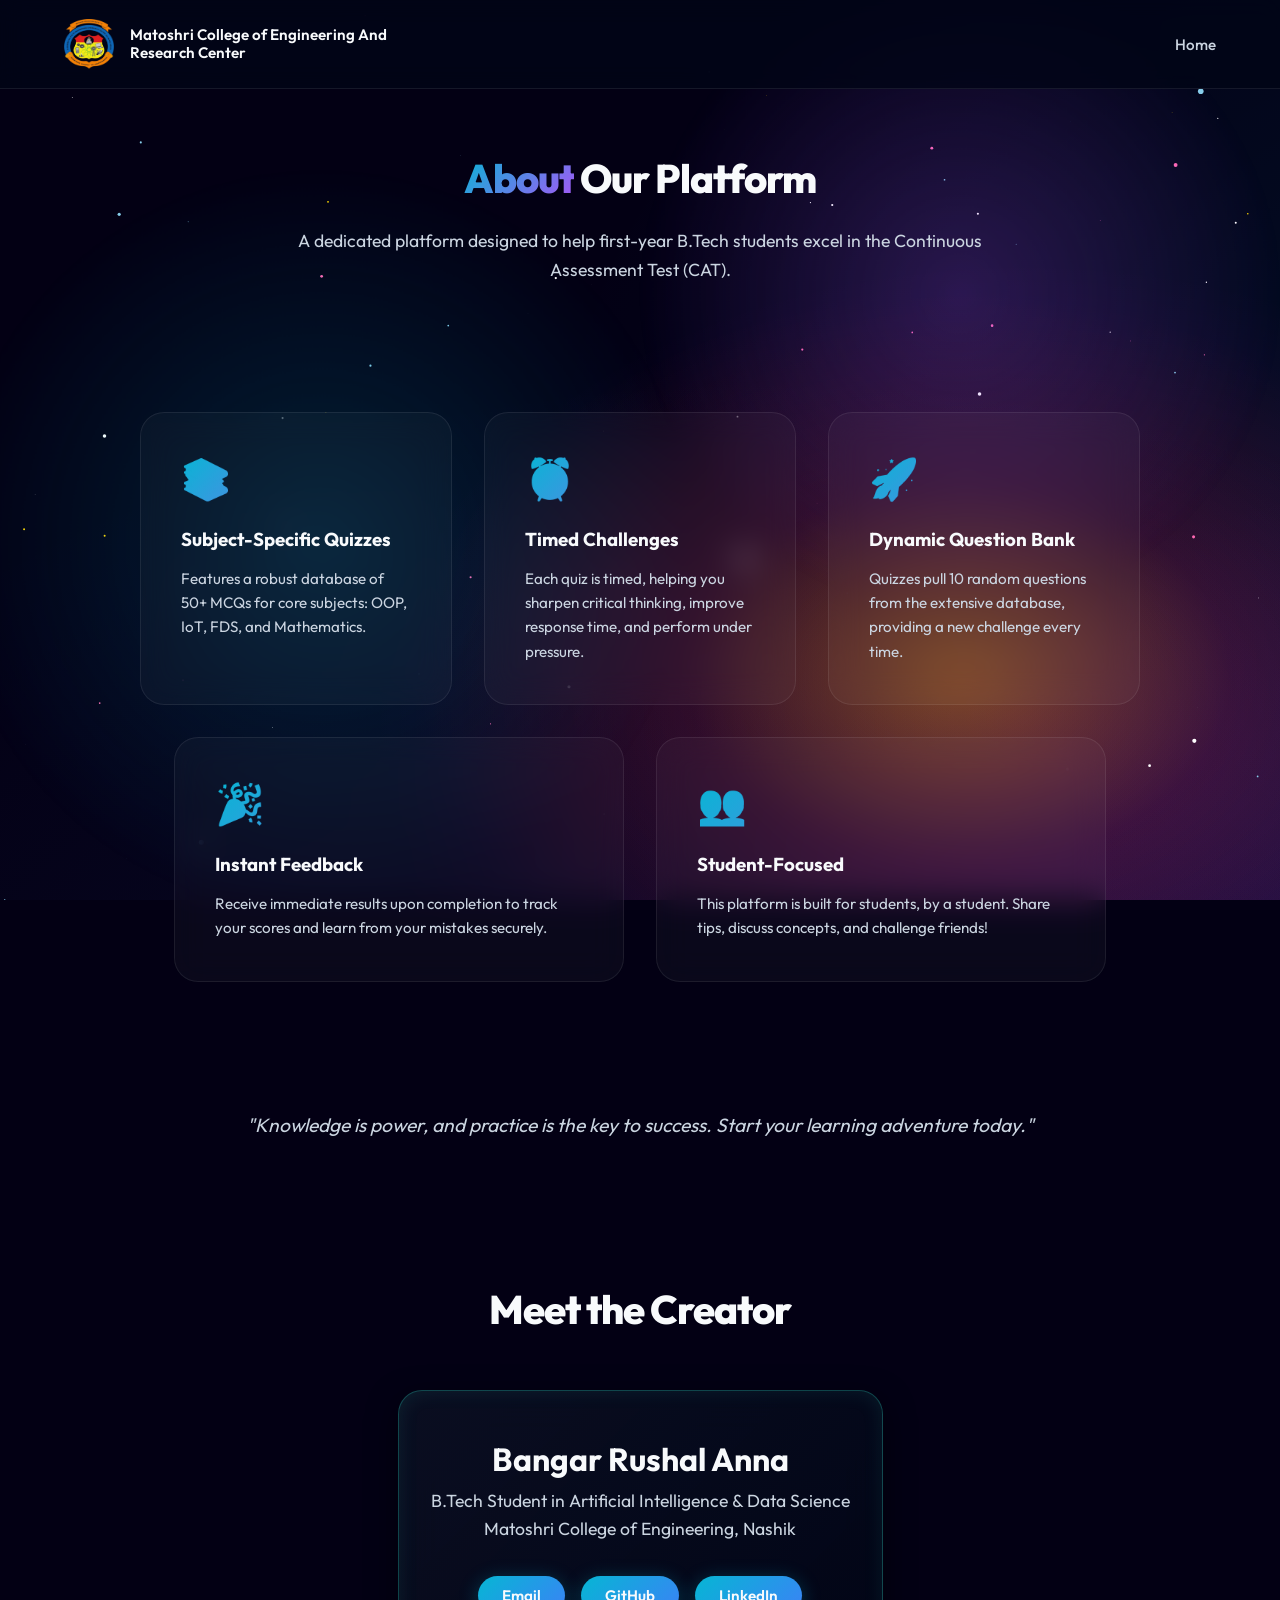
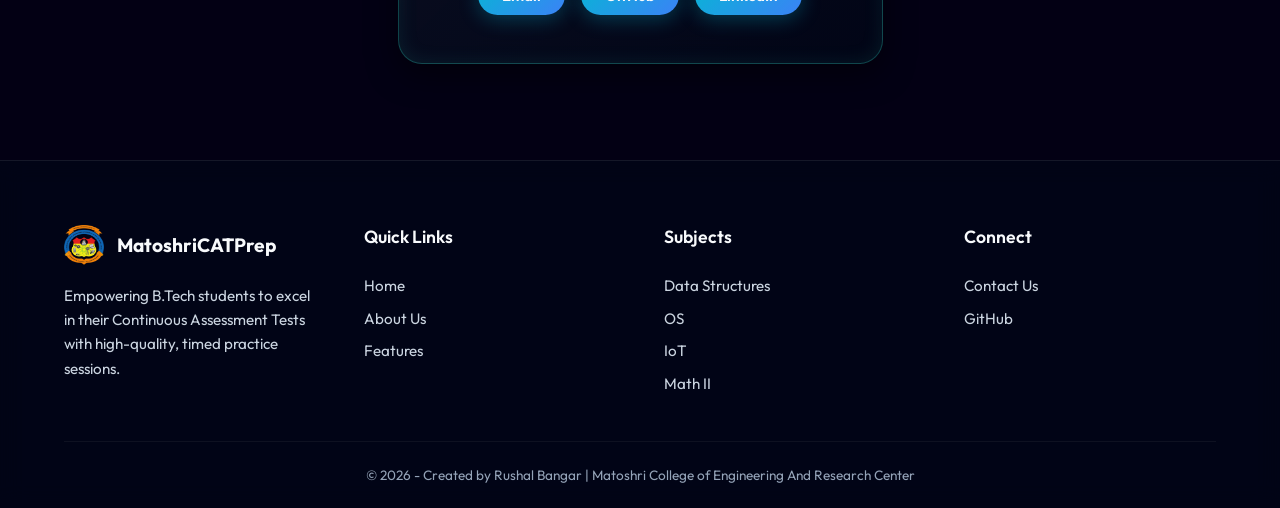
<file: About.html>
<!DOCTYPE html>
<html lang="en">

<head>
    <meta charset="UTF-8">
    <meta name="viewport" content="width=device-width, initial-scale=1.0">
    <title>About - MatoshriCATPrep</title>
    <meta name="keywords" content="CAT, MatoshriCATPrep, R.B, B.Tech, Exam, Practice">
    <meta name="description" content="Learn about the MatoshriCATPrep platform by Rushal Bangar, designed for first year B.Tech students.">
    <meta property="og:title" content="About - MatoshriCATPrep">
    <meta property="og:description" content="Learn about the MatoshriCATPrep platform by Rushal Bangar, designed for first year B.Tech students.">
    <meta property="og:image" content="https://matoshricatprep.netlify.app/assets/logo.png">
    <meta property="og:url" content="https://matoshricatprep.netlify.app/about">
    <meta property="og:type" content="website">
    <meta name="twitter:card" content="summary_large_image">

    <link rel="preconnect" href="https://fonts.googleapis.com">
    <link rel="preconnect" href="https://fonts.gstatic.com" crossorigin>
    <link href="https://fonts.googleapis.com/css2?family=Outfit:wght@300;400;500;600;700;800&display=swap"
        rel="stylesheet">
    <link rel="icon" type="image/png" href="assets/logo.png">
    <link rel="stylesheet" href="css/style.css">

    <!-- Google tag (gtag.js) -->
    <script async src="https://www.googletagmanager.com/gtag/js?id=G-GRC08H1LGY"></script>
    <script>
        window.dataLayer = window.dataLayer || [];
        function gtag() { dataLayer.push(arguments); }
        gtag('js', new Date());

        gtag('config', 'G-GRC08H1LGY');
    </script>
</head>

<body>
    <div class="bg-orb orb-primary"></div>
    <div class="bg-orb orb-secondary"></div>

    <header class="site-header">
        <a class='logo-area' href='/'>
            <img src="assets/logo.png" height="50" width="50" alt="MatoshriCATPrep Logo">
            <b>Matoshri College of Engineering And Research Center</b>
        </a>
        <nav>
            <a href='/'>Home</a>
        </nav>
    </header>

    <main class="about-container">
        <h1 class="section-heading animate-up"><span class="text-gradient">About</span> Our Platform</h1>
        <p class="subtitle animate-up delay-1" style="max-width: 700px; margin: 0 auto; margin-bottom: 4rem;">
            A dedicated platform designed to help first-year B.Tech students excel in the Continuous Assessment Test
            (CAT).
        </p>

        <div class="features-grid">
            <div class="feature-box animate-up delay-1">
                <div class="feature-icon">📚</div>
                <h3>Subject-Specific Quizzes</h3>
                <p class="subtitle" style="font-size: 0.95rem;">Features a robust database of 50+ MCQs for core
                    subjects: OOP, IoT, FDS, and Mathematics.</p>
            </div>

            <div class="feature-box animate-up delay-2">
                <div class="feature-icon">⏰</div>
                <h3>Timed Challenges</h3>
                <p class="subtitle" style="font-size: 0.95rem;">Each quiz is timed, helping you sharpen critical
                    thinking, improve response time, and perform under pressure.</p>
            </div>

            <div class="feature-box animate-up delay-2">
                <div class="feature-icon">🚀</div>
                <h3>Dynamic Question Bank</h3>
                <p class="subtitle" style="font-size: 0.95rem;">Quizzes pull 10 random questions from the extensive
                    database, providing a new challenge every time.</p>
            </div>

            <div class="feature-box animate-up delay-3">
                <div class="feature-icon">🎉</div>
                <h3>Instant Feedback</h3>
                <p class="subtitle" style="font-size: 0.95rem;">Receive immediate results upon completion to track your
                    scores and learn from your mistakes securely.</p>
            </div>

            <div class="feature-box animate-up delay-3">
                <div class="feature-icon">👥</div>
                <h3>Student-Focused</h3>
                <p class="subtitle" style="font-size: 0.95rem;">This platform is built for students, by a student. Share
                    tips, discuss concepts, and challenge friends!</p>
            </div>
        </div>

        <p class="subtitle animate-up delay-3" style="font-size: 1.2rem; margin: 4rem auto; font-style: italic;">
            "Knowledge is power, and practice is the key to success. Start your learning adventure today."
        </p>

        <h2 class="section-heading animate-up" style="margin-top: 5rem;">Meet the Creator</h2>

        <div class="creator-card animate-up delay-3">
            <h3>Bangar Rushal Anna</h3>
            <p class="creator-subtitle">
                B.Tech Student in Artificial Intelligence & Data Science<br>
                Matoshri College of Engineering, Nashik
            </p>
            <div class="contact-links">
                <a href="mailto:rushalbangar19@gmail.com" class="btn-primary"
                    style="padding: 10px 24px; font-size: 0.95rem;">Email</a>
                <a href="https://github.com/RushalBangar" target="_blank" class="btn-primary"
                    style="padding: 10px 24px; font-size: 0.95rem;">GitHub</a>
                <a href="https://linkedin.com/in/RushalBangar" target="_blank" class="btn-primary"
                    style="padding: 10px 24px; font-size: 0.95rem;">LinkedIn</a>
            </div>
        </div>
    </main>

    <footer class="site-footer">
        <div class="footer-content">
            <div class="footer-section">
                <a class='footer-logo' href='/'>
                    <img src="assets/logo.png" height="40" width="40" alt="MatoshriCATPrep Logo" loading="lazy">
                    <span>MatoshriCATPrep</span>
                </a>
                <p>Empowering B.Tech students to excel in their Continuous Assessment Tests with high-quality, timed
                    practice sessions.</p>
            </div>

            <div class="footer-section">
                <h4 class="footer-heading">Quick Links</h4>
                <ul class="footer-links">
                    <li><a href='/'>Home</a></li>
                    <li><a href='/about'>About Us</a></li>
                    <li><a href='/#features'>Features</a></li>
                </ul>
            </div>

            <div class="footer-section">
                <h4 class="footer-heading">Subjects</h4>
                <ul class="footer-links">
                    <li><a href='/fds'>Data Structures</a></li>
                    <li><a href='/os'>OS</a></li>
                    <li><a href='/iot'>IoT</a></li>
                    <li><a href='/math'>Math II</a></li>
                </ul>
            </div>

            <div class="footer-section">
                <h4 class="footer-heading">Connect</h4>
                <ul class="footer-links">
                    <li><a href="mailto:rushalbangar19@gmail.com">Contact Us</a></li>
                    <li><a href="https://github.com/RushalBangar" target="_blank">GitHub</a></li>
                </ul>
            </div>
        </div>
        <div class="footer-bottom">
            <p>© 2026 - Created by Rushal Bangar | Matoshri College of Engineering And Research Center</p>
        </div>
    </footer>
    <script src="js/galaxy.js" defer></script>
</body>

</html>
</file>
<file: css/style.css>
/* ============================================================ */
/* style.css - Main Web Design System                           */
/* ============================================================ */

:root {
    /* Nexalum-Inspired Core Colors */
    --bg-dark: #0f172a;
    /* Slate 900 */
    --bg-darker: #020617;
    /* Slate 950 */
    --bg-card: rgba(30, 41, 59, 0.4);
    /* Slate 800 transparent */

    /* Vibrant Neon Accents */
        --accent-cyan: #06b6d4;
    --accent-blue: #3b82f6;
    --accent-purple: #a855f7;
    --accent-pink: #ec4899;
    --accent-teal: #2dd4bf;
    --accent-red: #f43f5e;

    /* Text Colors */
    --text-primary: #f8fafc;
    --text-secondary: #cbd5e1;
    --text-dim: #94a3b8;

    /* Glass Effects */
    --glass-bg: rgba(255, 255, 255, 0.03);
    /* Extremely soft glass */
    --glass-border: rgba(255, 255, 255, 0.08);
    /* Barely visible reflection border */
    --glass-border-hover: rgba(255, 255, 255, 0.15);

    /* Glow Effects */
    --glow-cyan: rgba(6, 182, 212, 0.5);
    --glow-purple: rgba(168, 85, 247, 0.5);
    --glow-teal: rgba(45, 212, 191, 0.4);

    --font-main: 'Outfit', 'Inter', system-ui, -apple-system, sans-serif;
    --radius-lg: 24px;
    --radius-pill: 9999px;
}

/* --- Global Reset & Background --- */
* {
    margin: 0;
    padding: 0;
    box-sizing: border-box;
}

body {
    font-family: var(--font-main);
    background-color: #030014;
    /* Deep cosmic space */

    /* Anti-Cheat */
    -webkit-user-select: none;
    /* Safari */
    -moz-user-select: none;
    /* Firefox */
    -ms-user-select: none;
    /* IE10+/Edge */
    user-select: none;
    /* Standard */

    /* Simplified CSS Galaxy Implementation to reduce lag */
    background-image:
        /* The glowing Galactic Center (Orange/Yellow) */
        radial-gradient(ellipse at center, rgba(255, 165, 0, 0.4) 0%, rgba(255, 69, 0, 0.1) 20%, transparent 40%),
        /* Inner Magenta/Purple Sweep */
        radial-gradient(ellipse at 40% 40%, rgba(255, 0, 255, 0.15) 0%, transparent 30%),
        radial-gradient(ellipse at 60% 60%, rgba(138, 43, 226, 0.15) 0%, transparent 40%),
        /* Outer Blue Nebula Dust */
        radial-gradient(ellipse at 70% 30%, rgba(0, 191, 255, 0.1) 0%, transparent 50%),
        radial-gradient(ellipse at 30% 70%, rgba(65, 105, 225, 0.1) 0%, transparent 50%);

    background-size:
        150% 150%,
        /* Center */
        200% 200%, 200% 200%,
        /* Purple */
        200% 200%, 200% 200%;
    /* Blue */

    /* Removed heavy CSS animation. Relying on canvas for animation. */
    background-attachment: fixed;
    color: var(--text-primary);
    min-height: 100vh;
    display: flex;
    flex-direction: column;
    overflow-x: hidden;
    position: relative;
}

main {
    flex: 1;
    /* Forces the main content area to expand and push the footer down */
    display: flex;
    flex-direction: column;
    justify-content: center;
    /* Optionally center content vertically */
}

@keyframes pulseTimer {
    0% {
        transform: scale(0.98);
        box-shadow: 0 0 15px var(--glow-teal);
    }
    100% {
        transform: scale(1.02);
        box-shadow: 0 0 35px var(--glow-teal);
    }
}

/* --- Nexalum Aesthetic Utilities --- */

/* Text Gradient Effect */
.text-gradient {
    background: linear-gradient(135deg, var(--accent-cyan), var(--accent-purple));
    -webkit-background-clip: text;
    background-clip: text;
    -webkit-text-fill-color: transparent;
    display: inline-block;
}

/* Background Glowing Orbs */
.bg-orb {
    position: fixed;
    border-radius: 50%;
    z-index: -1;
    opacity: 0.6;
    pointer-events: none;
    will-change: transform;
    animation: drift 20s ease-in-out infinite alternate;
}

.orb-primary {
    top: -10%;
    right: -5%;
    width: 60vw;
    height: 60vw;
    max-width: 800px;
    max-height: 800px;
    background: radial-gradient(circle, rgba(168, 85, 247, 0.4) 0%, transparent 60%);
    /* Purple */
}

.orb-secondary {
    bottom: -10%;
    left: -10%;
    width: 70vw;
    height: 70vw;
    max-width: 900px;
    max-height: 900px;
    background: radial-gradient(circle, rgba(6, 182, 212, 0.3) 0%, transparent 60%);
    /* Cyan */
}

@keyframes drift {
    0% {
        transform: translate(0, 0) scale(1);
    }

    100% {
        transform: translate(-30px, 30px) scale(1.1);
    }
}

/* Base Layout Classes */
.page-container {
    width: 90%;
    max-width: 1200px;
    margin: 4rem auto;
}

.grid-2-col {
    display: grid;
    grid-template-columns: 1fr 1fr;
    gap: 4rem;
    align-items: center;
}

.grid-3-col {
    display: grid;
    grid-template-columns: repeat(auto-fit, minmax(280px, 1fr));
    gap: 2.5rem;
    align-items: stretch;
}

.flex-col-gap {
    display: flex;
    flex-direction: column;
    gap: 1.2rem;
    margin-top: 2rem;
}

.section-spacing {
    margin-top: 8rem;
    margin-bottom: 4rem;
}

.text-hero {
    font-size: 4rem;
    line-height: 1.1;
    margin-bottom: 1.5rem;
    font-weight: 900;
    letter-spacing: -2px;
}

.margin-b-lg {
    margin-bottom: 2.5rem;
}

/* Floating Badge/Pill Feature */
.badge {
    display: inline-flex;
    align-items: center;
    gap: 0.5rem;
    padding: 0.5rem 1rem;
    background: rgba(255, 255, 255, 0.05);
    border: 1px solid rgba(255, 255, 255, 0.1);
    border-radius: var(--radius-pill);
    color: var(--text-secondary);
    font-size: 0.9rem;
    font-weight: 500;
    margin-bottom: 1.5rem;
    backdrop-filter: blur(10px);
}

/* --- Layout Components --- */
.site-header {
    display: flex;
    justify-content: space-between;
    align-items: center;
    padding: 1.2rem 5%;
    background: rgba(2, 6, 23, 0.8);
    backdrop-filter: blur(12px);
    border-bottom: 1px solid var(--glass-border);
    position: sticky;
    top: 0;
    z-index: 100;
}

.site-header .logo-area {
    display: flex;
    align-items: center;
    gap: 1rem;
    text-decoration: none;
    color: var(--text-primary);
}

.site-header b {
    font-size: 0.95rem;
    font-weight: 600;
    max-width: 300px;
    line-height: 1.2;
}

.site-header nav {
    display: flex;
    gap: 2rem;
}

.site-header nav a {
    color: var(--text-secondary);
    text-decoration: none;
    font-weight: 500;
    transition: all 0.3s ease;
    font-size: 0.95rem;
}

.site-header nav a:hover {
    color: var(--accent-teal);
    text-shadow: 0 0 8px var(--glow-teal);
}

/* --- Detailed Footer Elements --- */
.site-footer {
    padding: 4rem 5% 1.5rem;
    background: rgba(2, 6, 23, 0.7);
    backdrop-filter: blur(12px);
    border-top: 1px solid var(--glass-border);
    margin-top: auto;
}

.footer-content {
    display: grid;
    grid-template-columns: repeat(auto-fit, minmax(200px, 1fr));
    gap: 3rem;
    max-width: 1200px;
    margin: 0 auto 3rem;
    text-align: left;
}

.footer-section {
    display: flex;
    flex-direction: column;
    gap: 1.2rem;
}

.footer-logo {
    display: flex;
    align-items: center;
    gap: 0.8rem;
    text-decoration: none;
    color: var(--text-primary);
    font-weight: 700;
    font-size: 1.2rem;
}

.footer-section p {
    color: var(--text-secondary);
    font-size: 0.95rem;
    line-height: 1.6;
}

.footer-heading {
    color: var(--text-primary);
    font-size: 1.1rem;
    font-weight: 600;
    margin-bottom: 0.5rem;
}

.footer-links {
    list-style: none;
    display: flex;
    flex-direction: column;
    gap: 0.8rem;
}

.footer-links a {
    color: var(--text-secondary);
    text-decoration: none;
    font-size: 0.95rem;
    transition: all 0.3s ease;
    display: inline-flex;
    align-items: center;
    gap: 0.5rem;
}

.footer-links a:hover {
    color: var(--accent-cyan);
    transform: translateX(5px);
}

.footer-bottom {
    text-align: center;
    padding-top: 1.5rem;
    border-top: 1px solid rgba(255, 255, 255, 0.05);
    color: var(--text-dim);
    font-size: 0.85rem;
    max-width: 1200px;
    margin: 0 auto;
}

/* --- Global Utilities --- */
.section-heading {
    font-size: 2.5rem;
    font-weight: 800;
    letter-spacing: -1px;
    margin-bottom: 1.5rem;
    position: relative;
    display: inline-block;
    color: var(--text-primary);
}

.subtitle {
    font-size: 1.1rem;
    color: var(--text-secondary);
    line-height: 1.6;
}

/* Glass Card */
.glass-card {
    background: var(--glass-bg);
    backdrop-filter: blur(20px);
    -webkit-backdrop-filter: blur(20px);
    border: 1px solid var(--glass-border);
    border-radius: var(--radius-lg);
    box-shadow: inset 0 0 0 1px rgba(255, 255, 255, 0.05), 0 8px 32px rgba(0, 0, 0, 0.4);
    box-sizing: border-box;
    display: block;
    padding: 1.5rem 2rem;
    text-decoration: none;
    color: var(--text-primary);
    font-size: 1.4rem;
    font-weight: 600;
    transition: all 0.4s cubic-bezier(0.175, 0.885, 0.32, 1.275);
    position: relative;
    overflow: hidden;
}

.glass-card::before {
    content: "";
    position: absolute;
    top: 0;
    left: -100%;
    width: 50%;
    height: 100%;
    background: linear-gradient(to right, transparent, rgba(255, 255, 255, 0.05), transparent);
    transform: skewX(-20deg);
    transition: left 0.5s ease;
}

.glass-card:hover {
    transform: translateY(-8px);
    border-color: var(--glass-border-hover);
    box-shadow: inset 0 0 0 1px rgba(255, 255, 255, 0.1), 0 15px 40px rgba(0, 0, 0, 0.6), 0 0 20px rgba(59, 130, 246, 0.2);
}

.glass-card:hover::before {
    left: 200%;
}

/* Subject Card 3D Depth */
.subject-card {
    display: flex;
    align-items: center;
    position: relative;
    padding: 1.5rem 2rem;
    overflow: hidden;
}

.subject-icon {
    position: absolute;
    right: -10px;
    bottom: -20px;
    font-size: 8rem;
    opacity: 0.15;
    transform: rotate(-15deg);
    transition: all 0.5s cubic-bezier(0.175, 0.885, 0.32, 1.275);
    z-index: 0;
    pointer-events: none;
}

.subject-card:hover .subject-icon {
    transform: rotate(0deg) scale(1.1);
    opacity: 0.25;
}

.subject-text {
    position: relative;
    z-index: 1;
}

/* Feature Box for Landing Page */
.feature-box {
    background: var(--glass-bg);
    backdrop-filter: blur(16px);
    -webkit-backdrop-filter: blur(16px);
    border: 1px solid var(--glass-border);
    border-radius: var(--radius-lg);
    padding: 2.5rem;
    text-align: left;
    transition: all 0.4s cubic-bezier(0.4, 0, 0.2, 1);
    display: flex;
    flex-direction: column;
    gap: 1rem;
}

.feature-box:hover {
    transform: translateY(-5px);
    border-color: rgba(6, 182, 212, 0.3);
    /* Cyan hint */
    box-shadow: 0 10px 30px rgba(0, 0, 0, 0.3), inset 0 0 0 1px rgba(255, 255, 255, 0.1);
}

.feature-icon {
    font-size: 2.5rem;
    margin-bottom: 0.5rem;
    background: linear-gradient(135deg, var(--accent-cyan), var(--accent-purple));
    -webkit-background-clip: text;
    background-clip: text;
    color: transparent;
    display: inline-block;
}

/* CTA Section */
.cta-section {
    text-align: center;
    padding: 5rem 2rem;
    background: linear-gradient(180deg, transparent, rgba(15, 23, 42, 0.8));
    border-radius: var(--radius-lg);
    border: 1px solid rgba(255, 255, 255, 0.05);
    margin-top: 8rem;
}

/* Base Hero Layout Classes */
.hero-image {
    position: relative;
    width: 100%;
    max-width: 300px;
    margin: 0 auto;
    display: flex;
    justify-content: center;
    align-items: center;
}

.hero-glow {
    position: absolute;
    width: 100%;
    padding-top: 100%;
    border-radius: 50%;
    background: radial-gradient(circle, var(--glow-teal) 0%, transparent 70%);
    animation: pulseTimer 4s infinite alternate;
    z-index: 0;
}

.hero-logo-img {
    width: 100%;
    position: relative;
    z-index: 1;
    filter: drop-shadow(0 20px 30px rgba(0, 0, 0, 0.5));
}

.hero-content {
    display: flex;
    flex-direction: column;
    justify-content: center;
    width: 100%;
}

.hero-buttons {
    display: flex;
    gap: 1rem;
    flex-wrap: wrap;
}

.btn-outline {
    background: transparent !important;
    box-shadow: none !important;
    border: 1px solid var(--text-secondary) !important;
    color: var(--text-primary) !important;
}

.btn-outline:hover {
    background: rgba(255, 255, 255, 0.05) !important;
    border-color: var(--text-primary) !important;
    box-shadow: 0 4px 15px rgba(255, 255, 255, 0.1) !important;
}

/* --- About Page Specifics --- */
.about-container {
    width: 90%;
    max-width: 1000px;
    margin: 4rem auto;
    text-align: center;
}

.features-grid {
    display: flex;
    flex-wrap: wrap;
    justify-content: center;
    gap: 2rem;
    margin: 4rem 0;
}

.features-grid .feature-box {
    flex: 1 1 300px;
    max-width: 450px;
    /* Prevents cards from getting too wide if there's space */
}

.creator-card {
    background: linear-gradient(135deg, rgba(15, 23, 42, 0.6), rgba(2, 6, 23, 0.8));
    backdrop-filter: blur(20px);
    -webkit-backdrop-filter: blur(20px);
    border: 1px solid rgba(45, 212, 191, 0.3);
    border-radius: var(--radius-lg);
    padding: 3rem 2rem;
    margin: 2rem auto;
    max-width: 600px;
    box-shadow: inset 0 0 20px rgba(45, 212, 191, 0.1), 0 10px 30px rgba(0, 0, 0, 0.5);
    position: relative;
    overflow: hidden;
}

.creator-card h3 {
    font-size: 2rem;
    color: var(--text-primary);
    margin-bottom: 0.5rem;
}

.creator-subtitle {
    font-size: 1.1rem;
    color: var(--text-secondary);
    line-height: 1.6;
    margin-bottom: 2rem;
}

.contact-links {
    display: flex;
    justify-content: center;
    gap: 1rem;
    flex-wrap: wrap;
}

/* Buttons */
.btn-primary {
    background: linear-gradient(135deg, var(--accent-cyan), var(--accent-blue));
    color: var(--text-primary);
    padding: 14px 36px;
    border-radius: var(--radius-pill);
    border: none;
    font-weight: 600;
    font-size: 1.05rem;
    cursor: pointer;
    transition: all 0.4s cubic-bezier(0.4, 0, 0.2, 1);
    text-decoration: none;
    display: inline-block;
    box-shadow: 0 4px 20px rgba(6, 182, 212, 0.3);
    position: relative;
    overflow: hidden;
}

.btn-primary::after {
    content: "";
    position: absolute;
    top: 0;
    left: 0;
    width: 100%;
    height: 100%;
    background: linear-gradient(to bottom, rgba(255, 255, 255, 0.15) 0%, transparent 100%);
    opacity: 0;
    transition: opacity 0.3s ease;
}

.btn-primary:hover {
    transform: translateY(-2px) scale(1.02);
    box-shadow: 0 10px 30px rgba(6, 182, 212, 0.5), inset 0 0 0 1px rgba(255, 255, 255, 0.2);
}

.btn-primary:hover::after {
    opacity: 1;
}

.btn-primary:active {
    transform: translateY(1px) scale(0.96);
    box-shadow: 0 2px 10px rgba(6, 182, 212, 0.4);
}

/* --- Animations --- */
@keyframes fadeInUp {
    from {
        opacity: 0;
        transform: translateY(30px);
    }

    to {
        opacity: 1;
        transform: translateY(0);
    }
}

.animate-up {
    animation: fadeInUp 0.8s cubic-bezier(0.4, 0, 0.2, 1) forwards;
}

.delay-1 {
    animation-delay: 0.1s;
    opacity: 0;
}

.delay-2 {
    animation-delay: 0.2s;
    opacity: 0;
}

.delay-3 {
    animation-delay: 0.3s;
    opacity: 0;
}

/* Custom Scrollbar */
::-webkit-scrollbar {
    width: 10px;
}

/* --- Tooltips --- */
[data-tooltip] {
    position: relative;
    cursor: pointer;
}

[data-tooltip]::after {
    content: attr(data-tooltip);
    position: absolute;
    bottom: 120%;
    left: 50%;
    transform: translateX(-50%) translateY(10px);
    background: rgba(15, 23, 42, 0.95);
    color: var(--text-primary);
    padding: 0.5rem 1rem;
    border-radius: 8px;
    font-size: 0.85rem;
    white-space: nowrap;
    opacity: 0;
    visibility: hidden;
    transition: all 0.3s cubic-bezier(0.4, 0, 0.2, 1);
    box-shadow: 0 10px 25px rgba(0, 0, 0, 0.5);
    border: 1px solid rgba(255, 255, 255, 0.1);
    backdrop-filter: blur(4px);
    z-index: 1000;
}

[data-tooltip]:hover::after {
    opacity: 1;
    visibility: visible;
    transform: translateX(-50%) translateY(0);
}

::-webkit-scrollbar-track {
    background: var(--bg-dark);
}

::-webkit-scrollbar-thumb {
    background: #1e293b;
    border-radius: 5px;
    border: 2px solid var(--bg-dark);
}

::-webkit-scrollbar-thumb:hover {
    background: #334155;
}

@media (max-width: 900px) {
    .grid-2-col {
        grid-template-columns: 1fr;
        gap: 3rem;
        text-align: center;
    }

    .text-hero {
        font-size: 3rem;
    }

    .section-heading {
        text-align: center;
        display: block;
    }

    .grid-2-col .btn-primary {
        margin: 0 auto;
    }
}

@media (max-width: 768px) {
    .page-container {
        width: 92%;
        margin: 2rem auto;
    }

    .site-header {
        padding: 1rem 5%;
        flex-direction: column;
        gap: 1rem;
    }

    .site-header b {
        display: none;
        /* Hide full name on mobile for space */
    }

    .site-header nav {
        width: 100%;
        justify-content: center;
        flex-wrap: wrap;
        gap: 1.5rem;
    }

    .section-heading {
        font-size: 2rem;
    }

    .text-hero {
        font-size: 2.5rem;
    }

    .grid-2-col,
    .grid-3-col {
        gap: 2rem;
    }

    .glass-card,
    .feature-box,
    .creator-card {
        padding: 1.5rem;
    }
}

@media (max-width: 480px) {
    .text-hero {
        font-size: 2rem;
    }

    .btn-primary {
        padding: 12px 24px;
        font-size: 1rem;
    }
}

/* --- Custom Modals --- */
.custom-modal-overlay {
    position: fixed;
    top: 0;
    left: 0;
    width: 100vw;
    height: 100vh;
    background: rgba(3, 0, 20, 0.6);
    backdrop-filter: blur(8px);
    -webkit-backdrop-filter: blur(8px);
    z-index: 9999;
    display: none;
    align-items: center;
    justify-content: center;
    animation: fadeIn 0.3s ease;
}

.custom-modal-box {
    background: rgba(15, 23, 42, 0.85);
    border: 1px solid rgba(0, 255, 255, 0.3);
    border-radius: var(--radius-lg);
    padding: 3rem 2rem;
    max-width: 450px;
    width: 90%;
    text-align: center;
    box-shadow: 0 20px 50px rgba(0, 0, 0, 0.8), inset 0 0 20px rgba(6, 182, 212, 0.1);
    animation: slideUpModal 0.4s cubic-bezier(0.175, 0.885, 0.32, 1.275);
}

.custom-modal-title {
    color: #f43f5e;
    font-size: 2rem;
    font-weight: 800;
    margin-bottom: 1rem;
    text-shadow: 0 0 15px rgba(244, 63, 94, 0.4);
}

.custom-modal-message {
    color: var(--text-secondary);
    font-size: 1.1rem;
    margin-bottom: 2.5rem;
    line-height: 1.6;
}

.custom-modal-btn {
    background: linear-gradient(135deg, #f43f5e, #be123c);
    color: white;
    border: none;
    padding: 1rem 3rem;
    font-size: 1.2rem;
    font-weight: 700;
    border-radius: 50px;
    cursor: pointer;
    box-shadow: 0 0 15px rgba(244, 63, 94, 0.5);
    transition: all 0.3s ease;
    text-transform: uppercase;
    letter-spacing: 1px;
}

.custom-modal-btn:hover {
    transform: translateY(-2px);
    box-shadow: 0 0 25px rgba(244, 63, 94, 0.8);
}

@keyframes fadeIn {
    from { opacity: 0; }
    to { opacity: 1; }
}

@keyframes slideUpModal {
    from {
        opacity: 0;
        transform: translateY(30px) scale(0.95);
    }
    to {
        opacity: 1;
        transform: translateY(0) scale(1);
    }
}

/* --- Global Forms & Buttons (Moved from specific files) --- */
.neon-pill-btn {
    background: linear-gradient(135deg, var(--accent-cyan), var(--accent-purple));
    color: white;
    font-size: 1.2rem;
    font-weight: 700;
    padding: 1rem 3rem;
    border-radius: 50px;
    border: none;
    cursor: pointer;
    box-shadow: 0 0 20px rgba(6, 182, 212, 0.5);
    transition: all 0.3s ease;
    text-transform: uppercase;
    letter-spacing: 2px;
    margin: 1.5rem 0;
    display: flex;
    justify-content: center;
    align-items: center;
}

.neon-pill-btn:hover {
    transform: translateY(-2px);
    box-shadow: 0 0 30px rgba(6, 182, 212, 0.8), 0 0 10px rgba(168, 85, 247, 0.5);
}

.neon-pill-btn:active {
    transform: translateY(1px) scale(0.96);
    box-shadow: 0 0 15px rgba(6, 182, 212, 0.4);
}

.glass-input {
    width: 100%;
    padding: 12px 16px;
    border-radius: 8px;
    border: 1px solid rgba(255, 255, 255, 0.2);
    background: rgba(0, 0, 0, 0.3);
    color: var(--text-primary);
    font-family: var(--font-main);
    transition: all 0.3s ease;
    outline: none;
    box-sizing: border-box;
}

.glass-input:focus {
    border-color: var(--accent-cyan);
    box-shadow: 0 0 10px rgba(6, 182, 212, 0.3);
    background: rgba(0, 0, 0, 0.5);
}

.glass-input::placeholder {
    color: var(--text-dim);
}

/* Fix webkit autofill styling for dark inputs */
.glass-input:-webkit-autofill,
.glass-input:-webkit-autofill:hover, 
.glass-input:-webkit-autofill:focus, 
.glass-input:-webkit-autofill:active {
    -webkit-box-shadow: 0 0 0 30px #0f172a inset !important;
    -webkit-text-fill-color: white !important;
    transition: background-color 5000s ease-in-out 0s;
}
</file>
